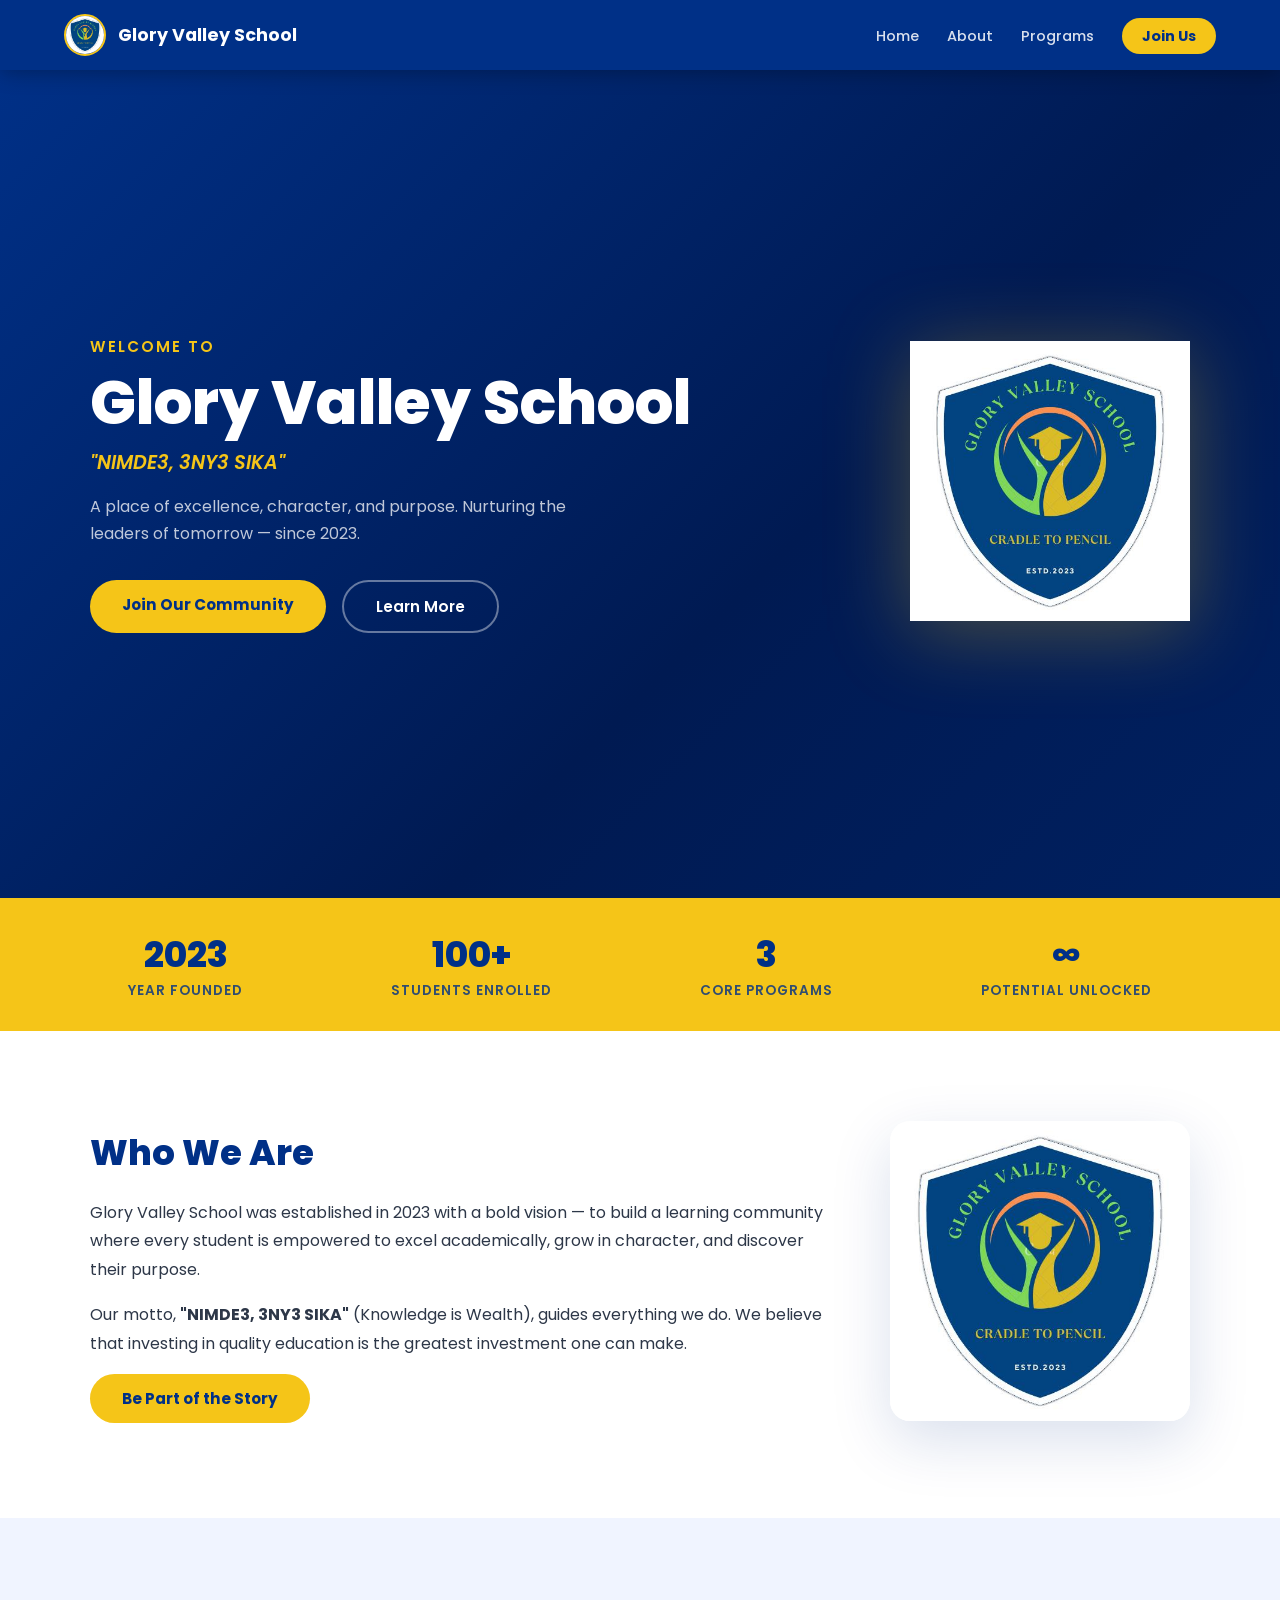
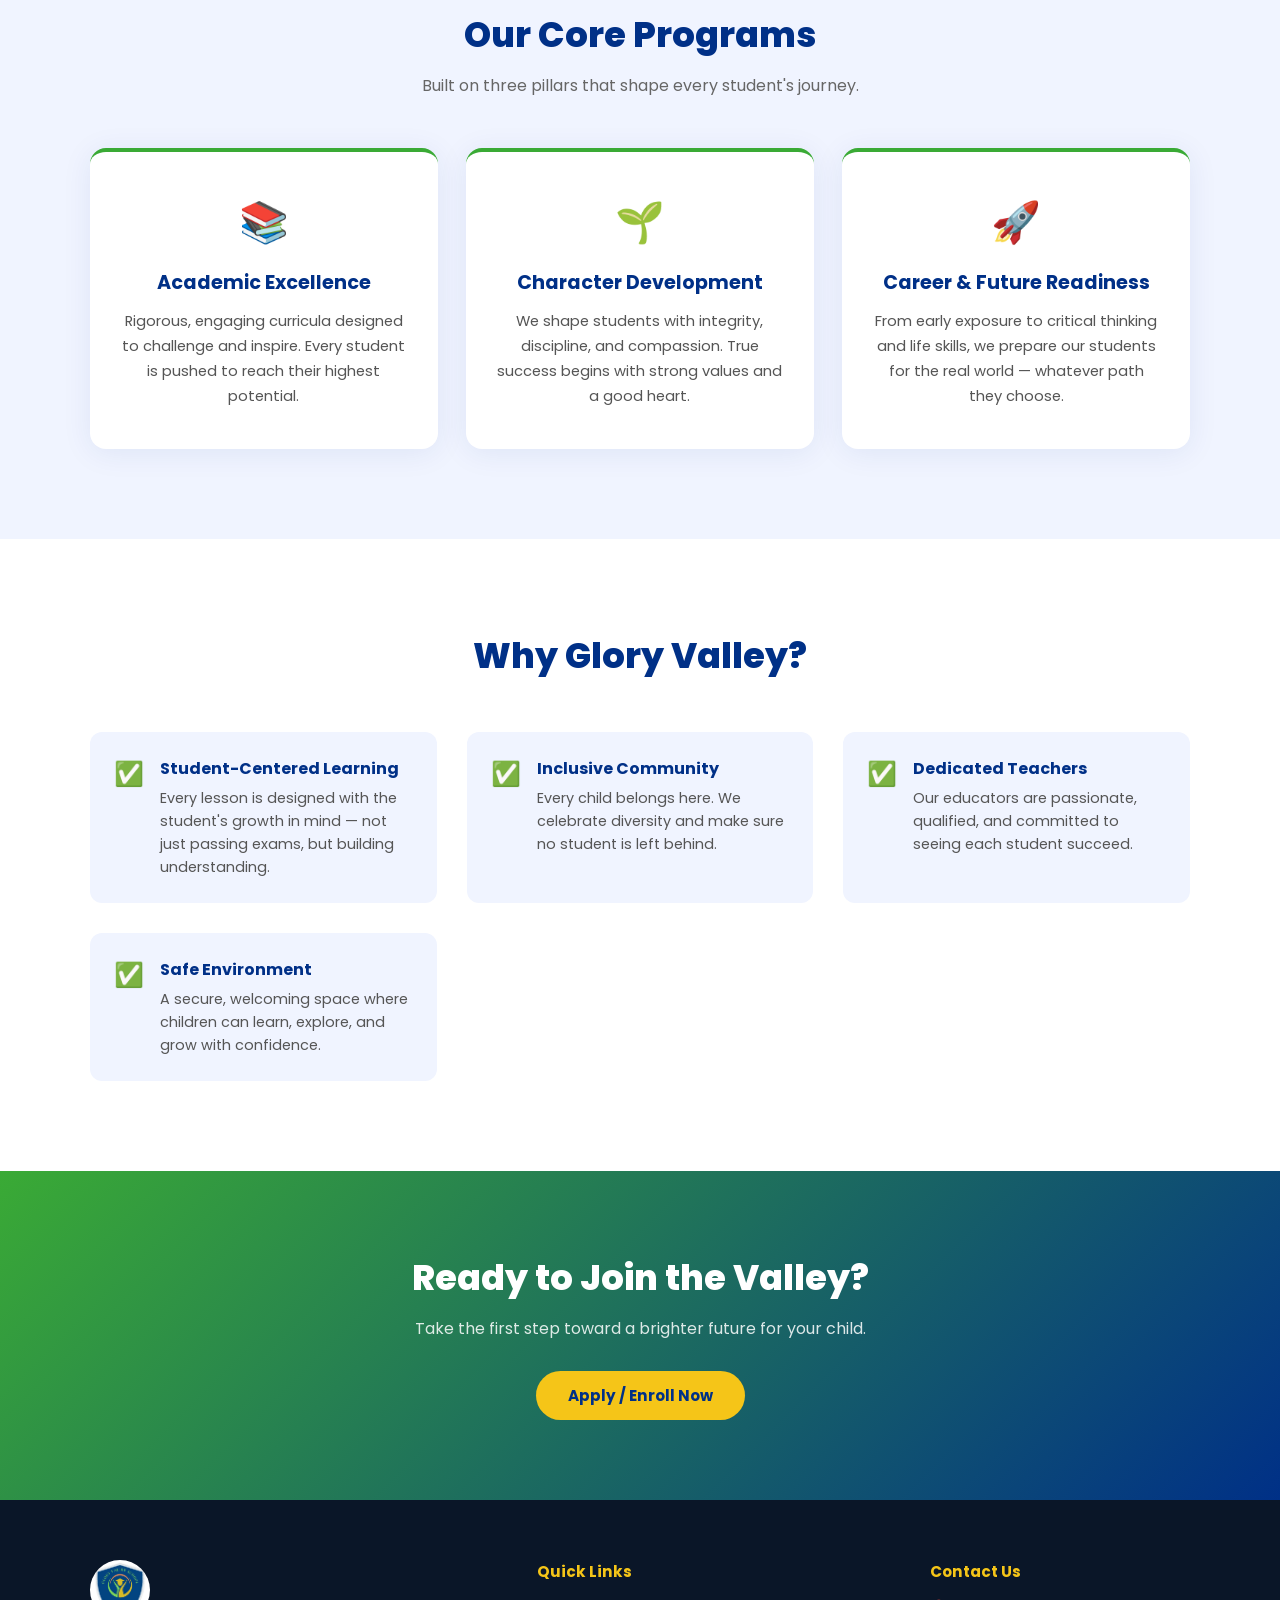
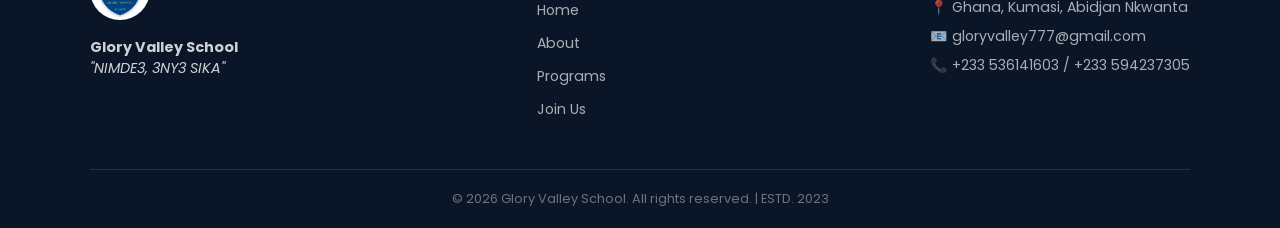
<file: index.html>
<!DOCTYPE html>
<html lang="en">
<head>
  <meta charset="UTF-8" />
  <meta name="viewport" content="width=device-width, initial-scale=1.0"/>
  <title>Glory Valley School</title>
  <link rel="stylesheet" href="style.css" />
  <link href="https://fonts.googleapis.com/css2?family=Poppins:wght@300;400;600;700;800&display=swap" rel="stylesheet"/>
</head>
<body>

  <!-- NAVBAR -->
  <nav class="navbar">
    <div class="nav-brand">
      <img src="logo.jpg" alt="Glory Valley School Logo" class="nav-logo"/>
      <span>Glory Valley School</span>
    </div>
    <ul class="nav-links">
      <li><a href="index.html">Home</a></li>
      <li><a href="#about">About</a></li>
      <li><a href="#pillars">Programs</a></li>
      <li><a href="join.html" class="btn-nav">Join Us</a></li>
    </ul>
    <div class="hamburger" onclick="toggleMenu()">&#9776;</div>
  </nav>

  <!-- HERO -->
  <section class="hero">
    <div class="hero-content">
      <p class="hero-tag">Welcome to</p>
      <h1>Glory Valley School</h1>
      <p class="hero-motto">"NIMDE3, 3NY3 SIKA"</p>
      <p class="hero-sub">A place of excellence, character, and purpose. Nurturing the leaders of tomorrow — since 2023.</p>
      <div class="hero-btns">
        <a href="join.html" class="btn-primary">Join Our Community</a>
        <a href="#about" class="btn-secondary">Learn More</a>
      </div>
    </div>
    <div class="hero-badge">
      <img src="logo.jpg" alt="Glory Valley School Badge"/>
    </div>
  </section>

  <!-- STATS BAR -->
  <section class="stats-bar">
    <div class="stat"><h3>2023</h3><p>Year Founded</p></div>
    <div class="stat"><h3>100+</h3><p>Students Enrolled</p></div>
    <div class="stat"><h3>3</h3><p>Core Programs</p></div>
    <div class="stat"><h3>∞</h3><p>Potential Unlocked</p></div>
  </section>

  <!-- ABOUT -->
  <section class="about" id="about">
    <div class="about-text">
      <h2>Who We Are</h2>
      <p>Glory Valley School was established in 2023 with a bold vision — to build a learning community where every student is empowered to excel academically, grow in character, and discover their purpose.</p>
      <p>Our motto, <strong>"NIMDE3, 3NY3 SIKA"</strong> (Knowledge is Wealth), guides everything we do. We believe that investing in quality education is the greatest investment one can make.</p>
      <a href="join.html" class="btn-primary">Be Part of the Story</a>
    </div>
    <div class="about-img">
      <img src="logo.jpg" alt="Glory Valley School" />
    </div>
  </section>

  <!-- PILLARS -->
  <section class="pillars" id="pillars">
    <h2 class="section-title">Our Core Programs</h2>
    <p class="section-sub">Built on three pillars that shape every student's journey.</p>
    <div class="cards">
      <div class="card">
        <div class="card-icon">📚</div>
        <h3>Academic Excellence</h3>
        <p>Rigorous, engaging curricula designed to challenge and inspire. Every student is pushed to reach their highest potential.</p>
      </div>
      <div class="card">
        <div class="card-icon">🌱</div>
        <h3>Character Development</h3>
        <p>We shape students with integrity, discipline, and compassion. True success begins with strong values and a good heart.</p>
      </div>
      <div class="card">
        <div class="card-icon">🚀</div>
        <h3>Career & Future Readiness</h3>
        <p>From early exposure to critical thinking and life skills, we prepare our students for the real world — whatever path they choose.</p>
      </div>
    </div>
  </section>

  <!-- WHY US -->
  <section class="why-us">
    <h2 class="section-title">Why Glory Valley?</h2>
    <div class="why-grid">
      <div class="why-item">
        <span>✅</span>
        <div>
          <h4>Student-Centered Learning</h4>
          <p>Every lesson is designed with the student's growth in mind — not just passing exams, but building understanding.</p>
        </div>
      </div>
      <div class="why-item">
        <span>✅</span>
        <div>
          <h4>Inclusive Community</h4>
          <p>Every child belongs here. We celebrate diversity and make sure no student is left behind.</p>
        </div>
      </div>
      <div class="why-item">
        <span>✅</span>
        <div>
          <h4>Dedicated Teachers</h4>
          <p>Our educators are passionate, qualified, and committed to seeing each student succeed.</p>
        </div>
      </div>
      <div class="why-item">
        <span>✅</span>
        <div>
          <h4>Safe Environment</h4>
          <p>A secure, welcoming space where children can learn, explore, and grow with confidence.</p>
        </div>
      </div>
    </div>
  </section>

  <!-- CTA BANNER -->
  <section class="cta-banner">
    <h2>Ready to Join the Valley?</h2>
    <p>Take the first step toward a brighter future for your child.</p>
    <a href="join.html" class="btn-primary">Apply / Enroll Now</a>
  </section>

  <!-- FOOTER -->
  <footer class="footer">
    <div class="footer-brand">
      <img src="logo.jpg" alt="Logo" />
      <p><strong>Glory Valley School</strong></p>
      <p class="motto-footer">"NIMDE3, 3NY3 SIKA"</p>
    </div>
    <div class="footer-links">
      <h4>Quick Links</h4>
      <ul>
        <li><a href="index.html">Home</a></li>
        <li><a href="#about">About</a></li>
        <li><a href="#pillars">Programs</a></li>
        <li><a href="join.html">Join Us</a></li>
      </ul>
    </div>
    <div class="footer-contact">
      <h4>Contact Us</h4>
      <p>📍 Ghana, Kumasi, Abidjan Nkwanta</p>
      <p>📧 gloryvalley777@gmail.com</p>
      <p>📞 +233 536141603 / +233 594237305</p>
    </div>
    <div class="footer-bottom">
      <p>&copy; 2026 Glory Valley School. All rights reserved. | ESTD. 2023</p>
    </div>
  </footer>

  <script>
    function toggleMenu() {
      document.querySelector('.nav-links').classList.toggle('open');
    }
    // Smooth scroll
    document.querySelectorAll('a[href^="#"]').forEach(anchor => {
      anchor.addEventListener('click', function(e) {
        e.preventDefault();
        document.querySelector(this.getAttribute('href')).scrollIntoView({ behavior: 'smooth' });
      });
    });
  </script>
</body>
</html>
</file>
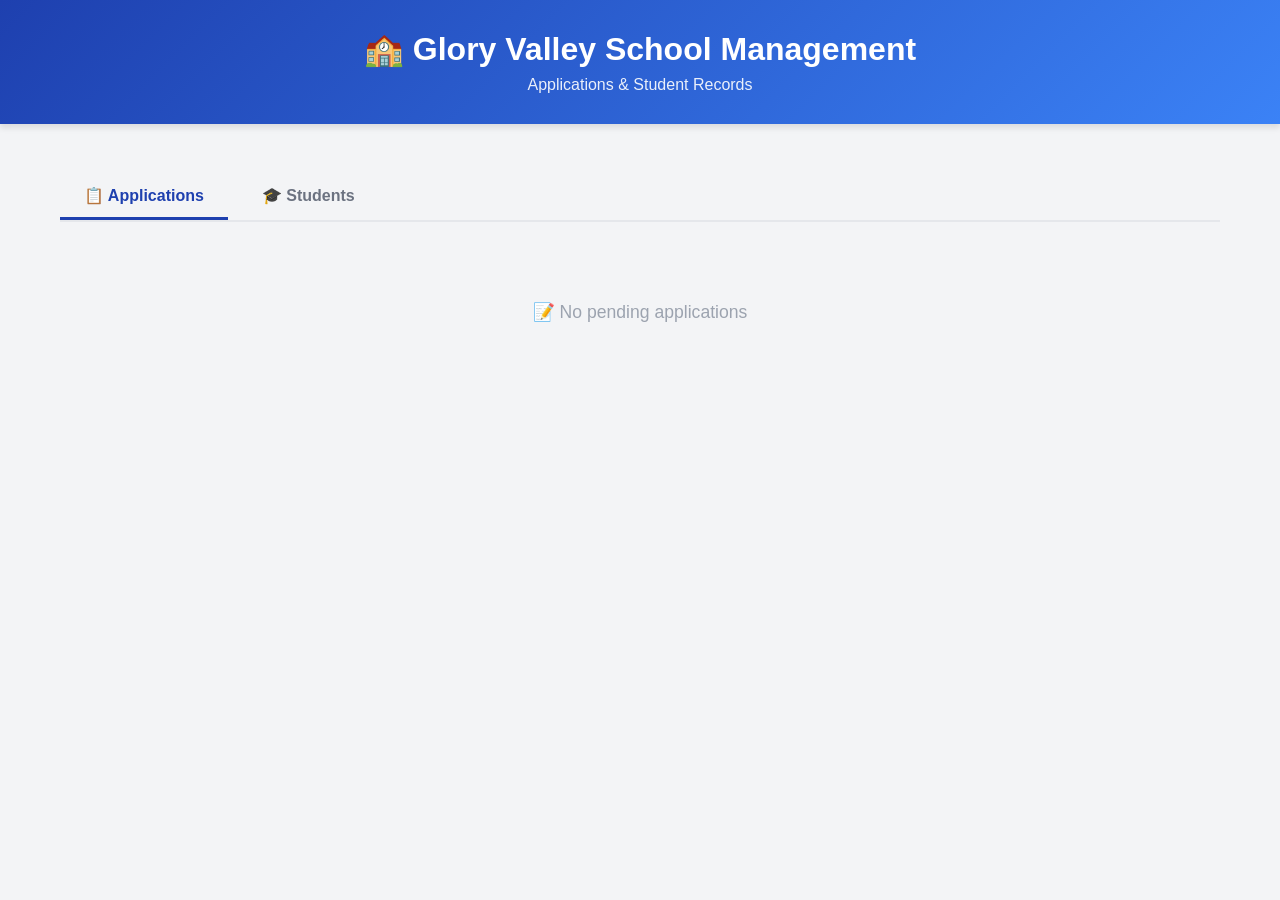
<file: admin.html>
<!DOCTYPE html>
<html lang="en">
<head>
  <meta charset="UTF-8"/>
  <meta name="viewport" content="width=device-width, initial-scale=1.0"/>
  <title>School Management - Glory Valley School</title>
  <style>
    * { margin: 0; padding: 0; box-sizing: border-box; }
    body {
      font-family: 'Arial', sans-serif;
      background: #f3f4f6;
      color: #1f2937;
    }
    .container {
      max-width: 1200px;
      margin: 0 auto;
      padding: 20px;
    }
    header {
      background: linear-gradient(135deg, #1e40af 0%, #3b82f6 100%);
      color: white;
      padding: 30px 20px;
      text-align: center;
      box-shadow: 0 4px 6px rgba(0,0,0,0.1);
    }
    header h1 {
      font-size: 2rem;
      margin-bottom: 8px;
    }
    header p {
      font-size: 1rem;
      opacity: 0.9;
    }
    .tabs {
      display: flex;
      gap: 10px;
      margin: 30px 0 20px 0;
      border-bottom: 2px solid #e5e7eb;
    }
    .tab-btn {
      padding: 12px 24px;
      background: transparent;
      border: none;
      cursor: pointer;
      font-size: 1rem;
      font-weight: 600;
      color: #6b7280;
      border-bottom: 3px solid transparent;
      transition: all 0.3s;
    }
    .tab-btn.active {
      color: #1e40af;
      border-bottom-color: #1e40af;
    }
    .tab-content {
      display: none;
    }
    .tab-content.active {
      display: block;
    }
    .card {
      background: white;
      border-radius: 12px;
      padding: 20px;
      margin-bottom: 20px;
      box-shadow: 0 2px 8px rgba(0,0,0,0.08);
      border: 1px solid #e5e7eb;
    }
    .card h3 {
      font-size: 1.25rem;
      margin-bottom: 12px;
      color: #1f2937;
    }
    .field {
      margin-bottom: 8px;
      font-size: 0.95rem;
    }
    .field strong {
      color: #4b5563;
      display: inline-block;
      min-width: 140px;
    }
    .btn {
      padding: 10px 20px;
      border: none;
      border-radius: 6px;
      cursor: pointer;
      font-size: 0.95rem;
      font-weight: 600;
      transition: all 0.2s;
    }
    .btn-approve {
      background: #10b981;
      color: white;
      margin-right: 10px;
    }
    .btn-approve:hover {
      background: #059669;
    }
    .btn-reject {
      background: #ef4444;
      color: white;
    }
    .btn-reject:hover {
      background: #dc2626;
    }
    .empty-state {
      text-align: center;
      padding: 60px 20px;
      color: #9ca3af;
      font-size: 1.1rem;
    }
    .badge {
      display: inline-block;
      padding: 4px 12px;
      border-radius: 12px;
      font-size: 0.85rem;
      font-weight: 600;
      margin-left: 10px;
    }
    .badge-pending {
      background: #fef3c7;
      color: #92400e;
    }
    .badge-approved {
      background: #d1fae5;
      color: #065f46;
    }
    .student-grid {
      display: grid;
      grid-template-columns: repeat(auto-fill, minmax(300px, 1fr));
      gap: 20px;
    }
    .student-card {
      background: white;
      border-radius: 12px;
      padding: 20px;
      box-shadow: 0 2px 8px rgba(0,0,0,0.08);
      border: 1px solid #e5e7eb;
    }
    .student-card h4 {
      font-size: 1.2rem;
      margin-bottom: 10px;
      color: #1e40af;
    }
  </style>
</head>
<body>

  <header>
    <h1>&#127979; Glory Valley School Management</h1>
    <p>Applications & Student Records</p>
  </header>

  <div class="container">
    <div class="tabs">
      <button class="tab-btn active" onclick="switchTab('applications')">&#128203; Applications</button>
      <button class="tab-btn" onclick="switchTab('students')">&#127891; Students</button>
    </div>

    <!-- APPLICATIONS TAB -->
    <div id="applications" class="tab-content active">
      <div id="applicationsContent"></div>
    </div>

    <!-- STUDENTS TAB -->
    <div id="students" class="tab-content">
      <div id="studentsContent"></div>
    </div>
  </div>

  <script>
    function switchTab(tab) {
      document.querySelectorAll('.tab-btn').forEach(btn => btn.classList.remove('active'));
      document.querySelectorAll('.tab-content').forEach(content => content.classList.remove('active'));
      
      event.target.classList.add('active');
      document.getElementById(tab).classList.add('active');
    }

    function loadApplications() {
      const apps = JSON.parse(localStorage.getItem('gvs_applications') || '[]');
      const pending = apps.filter(a => a.status === 'pending');
      const container = document.getElementById('applicationsContent');

      if (pending.length === 0) {
        container.innerHTML = '<div class="empty-state">&#128221; No pending applications</div>';
        return;
      }

      container.innerHTML = pending.map(app => `
        <div class="card">
          <h3>${app.student_name} <span class="badge badge-pending">Pending</span></h3>
          <div class="field"><strong>Class Level:</strong> ${app.class_level}</div>
          <div class="field"><strong>Date of Birth:</strong> ${app.dob}</div>
          <div class="field"><strong>Email:</strong> ${app.email}</div>
          <div class="field"><strong>Father's Name:</strong> ${app.father_name || 'N/A'}</div>
          <div class="field"><strong>Father's Phone:</strong> ${app.father_phone || 'N/A'}</div>
          <div class="field"><strong>Mother's Name:</strong> ${app.mother_name || 'N/A'}</div>
          <div class="field"><strong>Mother's Phone:</strong> ${app.mother_phone || 'N/A'}</div>
          <div class="field"><strong>Guardian:</strong> ${app.guardian_name || 'N/A'}</div>
          <div class="field"><strong>Guardian Phone:</strong> ${app.guardian_phone || 'N/A'}</div>
          <div class="field"><strong>Referral:</strong> ${app.referral || 'N/A'}</div>
          <div class="field"><strong>Message:</strong> ${app.message || 'N/A'}</div>
          <div class="field"><strong>Submitted:</strong> ${new Date(app.submitted_at).toLocaleString()}</div>
          <div style="margin-top:16px;">
            <button class="btn btn-approve" onclick="approveApplication('${app.id}')">\u2705 Approve & Add to Students</button>
            <button class="btn btn-reject" onclick="rejectApplication('${app.id}')">\u274C Reject</button>
          </div>
        </div>
      `).join('');
    }

    function loadStudents() {
      const students = JSON.parse(localStorage.getItem('gvs_students') || '[]');
      const container = document.getElementById('studentsContent');

      if (students.length === 0) {
        container.innerHTML = '<div class="empty-state">&#128100; No students yet</div>';
        return;
      }

      container.innerHTML = '<div class="student-grid">' + students.map(student => `
        <div class="student-card">
          <h4>${student.student_name}</h4>
          <div class="field"><strong>Class:</strong> ${student.class_level}</div>
          <div class="field"><strong>DOB:</strong> ${student.dob}</div>
          <div class="field"><strong>Email:</strong> ${student.email}</div>
          <div class="field"><strong>Father:</strong> ${student.father_name || 'N/A'}</div>
          <div class="field"><strong>Mother:</strong> ${student.mother_name || 'N/A'}</div>
          <div class="field"><strong>Added:</strong> ${new Date(student.approved_at).toLocaleDateString()}</div>
        </div>
      `).join('') + '</div>';
    }

    function approveApplication(id) {
      let apps = JSON.parse(localStorage.getItem('gvs_applications') || '[]');
      const appIndex = apps.findIndex(a => a.id === id);
      
      if (appIndex === -1) return;
      
      const app = apps[appIndex];
      app.status = 'approved';
      app.approved_at = new Date().toISOString();
      
      // Add to students
      const students = JSON.parse(localStorage.getItem('gvs_students') || '[]');
      students.push(app);
      localStorage.setItem('gvs_students', JSON.stringify(students));
      
      // Update application status
      apps[appIndex] = app;
      localStorage.setItem('gvs_applications', JSON.stringify(apps));
      
      alert('\u2705 Student approved and added to Students list!');
      loadApplications();
      loadStudents();
    }

    function rejectApplication(id) {
      if (!confirm('Are you sure you want to reject this application?')) return;
      
      let apps = JSON.parse(localStorage.getItem('gvs_applications') || '[]');
      const appIndex = apps.findIndex(a => a.id === id);
      
      if (appIndex === -1) return;
      
      apps[appIndex].status = 'rejected';
      localStorage.setItem('gvs_applications', JSON.stringify(apps));
      
      alert('\u274C Application rejected.');
      loadApplications();
    }

    // Initial load
    loadApplications();
    loadStudents();
  </script>

</body>
</html>
</file>
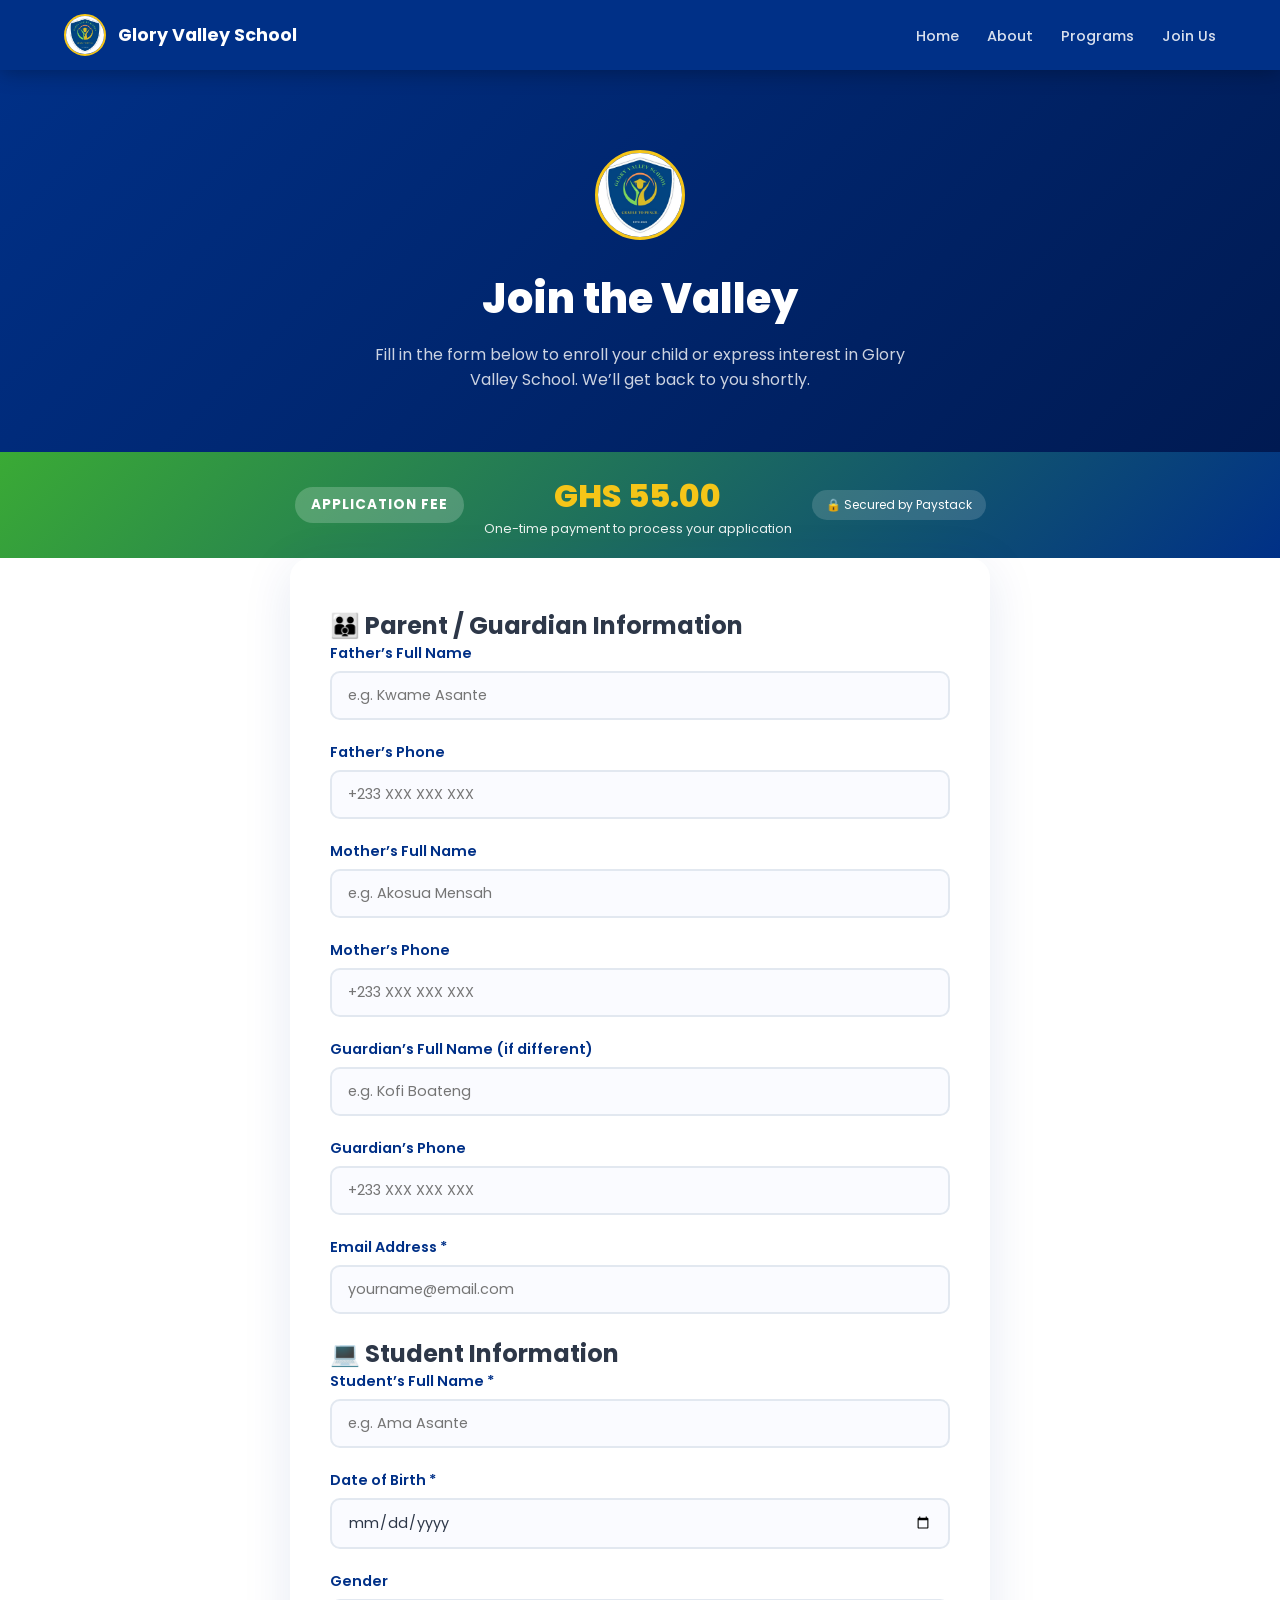
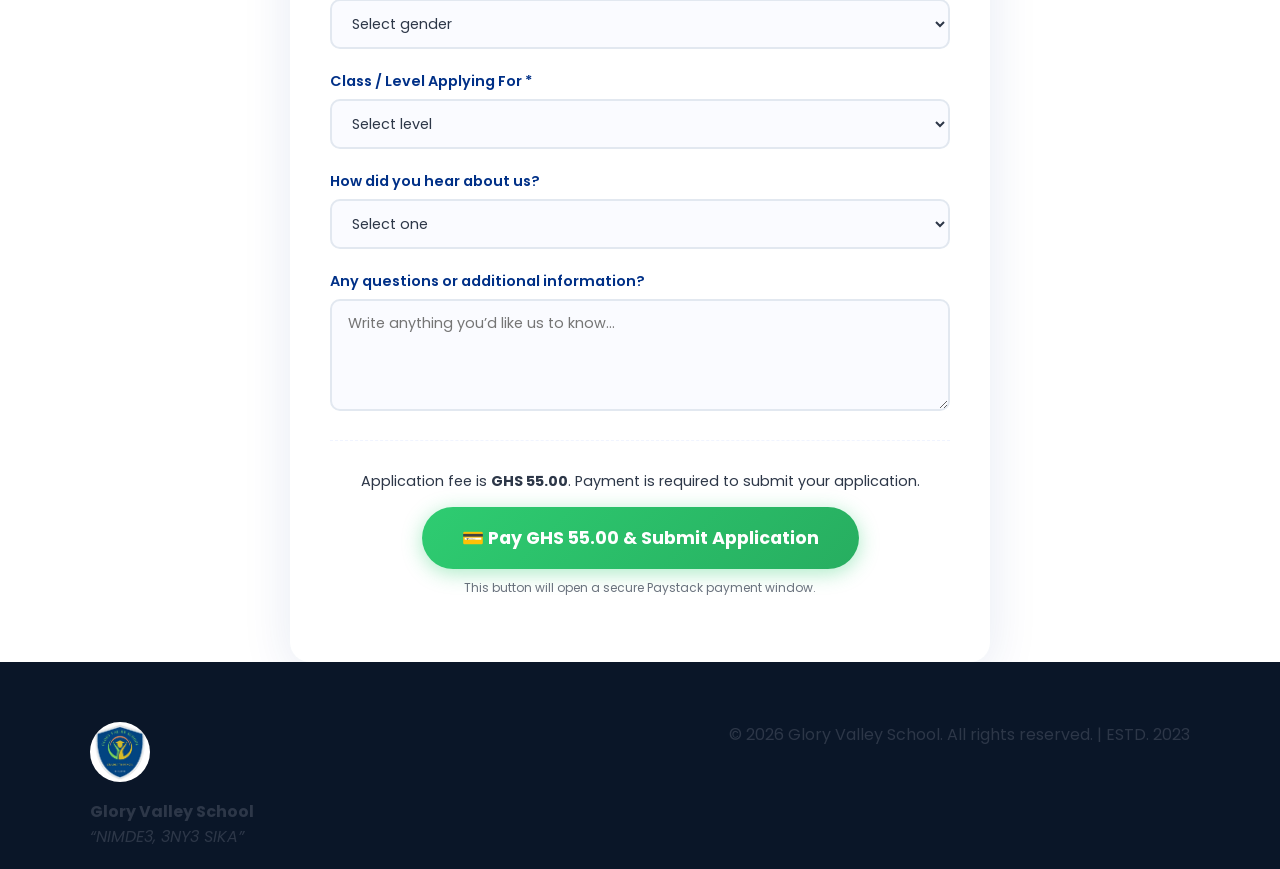
<file: join.html>
<!DOCTYPE html>
<html lang="en">
<head>
  <meta charset="UTF-8"/>
  <meta name="viewport" content="width=device-width, initial-scale=1.0"/>
  <title>Join Us - Glory Valley School</title>
  <link rel="stylesheet" href="style.css"/>
  <link href="https://fonts.googleapis.com/css2?family=Poppins:wght@300;400;600;700;800&display=swap" rel="stylesheet"/>
  <script>
    if (!window.location.hostname.includes("netlify.app") && !window.location.hostname.includes("localhost")) {
      window.location.replace("https://gloryvalleyschool.netlify.app/join");
    }
  </script>
  <script src="https://js.paystack.co/v1/inline.js"></script>
</head>
<body>
<nav class="navbar">
  <div class="nav-brand">
    <img src="logo.jpg" alt="Glory Valley School Logo" class="nav-logo"/>
    <span>Glory Valley School</span>
  </div>
  <ul class="nav-links">
    <li><a href="/">Home</a></li>
    <li><a href="/#about">About</a></li>
    <li><a href="/#pillars">Programs</a></li>
    <li><a href="/join" class="nav-cta">Join Us</a></li>
  </ul>
  <button class="hamburger" onclick="toggleMenu()">&#9776;</button>
</nav>
<section class="join-hero">
  <img src="logo.jpg" alt="Glory Valley School" class="join-logo"/>
  <h1>Join the Valley</h1>
  <p>Fill in the form below to enroll your child or express interest in Glory Valley School. We&#8217;ll get back to you shortly.</p>
</section>
<section class="payment-info-banner">
  <div class="payment-info">
    <span class="fee-badge">Application Fee</span>
    <div class="fee-details">
      <span class="fee-amount">GHS 55.00</span>
      <span class="fee-desc">One-time payment to process your application</span>
    </div>
    <span class="secure-badge">&#128274; Secured by Paystack</span>
  </div>
</section>
<section class="join-form-section">
  <form name="enrollment" method="POST" data-netlify="true" class="join-form" id="enrollmentForm">
    <input type="hidden" name="form-name" value="enrollment" />
    <input type="hidden" name="payment_status" id="paymentStatus" value="pending" />
    <input type="hidden" name="payment_reference" id="paymentReference" value="" />
    <input type="hidden" name="payment_amount" id="paymentAmount" value="55" />
    <h2 class="form-section-title">&#128106; Parent / Guardian Information</h2>
    <div class="form-grid">
      <div class="form-group">
        <label>Father&#8217;s Full Name</label>
        <input type="text" name="father_name" placeholder="e.g. Kwame Asante"/>
      </div>
      <div class="form-group">
        <label>Father&#8217;s Phone</label>
        <input type="tel" name="father_phone" placeholder="+233 XXX XXX XXX"/>
      </div>
      <div class="form-group">
        <label>Mother&#8217;s Full Name</label>
        <input type="text" name="mother_name" placeholder="e.g. Akosua Mensah"/>
      </div>
      <div class="form-group">
        <label>Mother&#8217;s Phone</label>
        <input type="tel" name="mother_phone" placeholder="+233 XXX XXX XXX"/>
      </div>
      <div class="form-group">
        <label>Guardian&#8217;s Full Name (if different)</label>
        <input type="text" name="guardian_name" placeholder="e.g. Kofi Boateng"/>
      </div>
      <div class="form-group">
        <label>Guardian&#8217;s Phone</label>
        <input type="tel" name="guardian_phone" placeholder="+233 XXX XXX XXX"/>
      </div>
      <div class="form-group form-group-full">
        <label>Email Address *</label>
        <input type="email" name="email" placeholder="yourname@email.com" required/>
      </div>
    </div>
    <h2 class="form-section-title">&#128187; Student Information</h2>
    <div class="form-grid">
      <div class="form-group form-group-full">
        <label>Student&#8217;s Full Name *</label>
        <input type="text" name="student_name" placeholder="e.g. Ama Asante" required/>
      </div>
      <div class="form-group">
        <label>Date of Birth *</label>
        <input type="date" name="dob" required/>
      </div>
      <div class="form-group">
        <label>Gender</label>
        <select name="gender">
          <option value="" disabled selected>Select gender</option>
          <option value="male">Male</option>
          <option value="female">Female</option>
        </select>
      </div>
      <div class="form-group form-group-full">
        <label>Class / Level Applying For *</label>
        <select name="class_level" required>
          <option value="" disabled selected>Select level</option>
          <option value="Nursery / KG">Nursery / KG</option>
          <option value="Primary 1">Primary 1</option>
          <option value="Primary 2">Primary 2</option>
          <option value="Primary 3">Primary 3</option>
          <option value="Primary 4">Primary 4</option>
          <option value="Primary 5">Primary 5</option>
          <option value="Primary 6">Primary 6</option>
          <option value="JHS 1">JHS 1</option>
          <option value="JHS 2">JHS 2</option>
          <option value="JHS 3">JHS 3</option>
        </select>
      </div>
      <div class="form-group">
        <label>How did you hear about us?</label>
        <select name="referral">
          <option value="" disabled selected>Select one</option>
          <option value="Social Media">Social Media</option>
          <option value="Friend / Family">Friend / Family</option>
          <option value="Flyer / Poster">Flyer / Poster</option>
          <option value="School Visit">School Visit</option>
          <option value="Other">Other</option>
        </select>
      </div>
      <div class="form-group form-group-full">
        <label>Any questions or additional information?</label>
        <textarea name="message" rows="4" placeholder="Write anything you&#8217;d like us to know..."></textarea>
      </div>
    </div>
    <div class="form-submit-section">
      <p class="payment-notice">Application fee is <strong>GHS 55.00</strong>. Payment is required to submit your application.</p>
      <button type="button" class="paystack-btn" onclick="payWithPaystack()">
        <span>&#128179; Pay GHS 55.00 & Submit Application</span>
      </button>
      <p class="payment-note">This button will open a secure Paystack payment window.</p>
    </div>
  </form>
</section>
<div class="receipt-modal" id="receiptModal">
  <div class="receipt-modal-content">
    <div class="receipt-header">
      <span class="receipt-logo">Glory Valley School</span>
      <span class="receipt-close" onclick="closeReceipt()">&times;</span>
    </div>
    <div class="receipt-success-icon">&#10004;</div>
    <h3>Payment Successful!</h3>
    <p class="receipt-subtitle">Your application has been received.</p>
    <div class="receipt-details">
      <div class="receipt-row"><span>Student Name:</span><span id="r_student"></span></div>
      <div class="receipt-row"><span>Class Applying:</span><span id="r_class"></span></div>
      <div class="receipt-row"><span>Parent Email:</span><span id="r_email"></span></div>
      <div class="receipt-row"><span>Amount Paid:</span><span id="r_amount"></span></div>
      <div class="receipt-row"><span>Transaction Ref:</span><span id="r_reference"></span></div>
      <div class="receipt-row"><span>Date:</span><span id="r_date"></span></div>
    </div>
    <button class="receipt-print-btn" onclick="printReceipt()">Print Receipt</button>
    <p class="receipt-footer-note">A confirmation email has been sent to your registered email address.</p>
  </div>
</div>
<footer class="footer">
  <div class="footer-brand">
    <img src="logo.jpg" alt="Logo" class="footer-logo"/>
    <div>
      <strong>Glory Valley School</strong><br/>
      <em>&ldquo;NIMDE3, 3NY3 SIKA&rdquo;</em>
    </div>
  </div>
  <p>&copy; 2026 Glory Valley School. All rights reserved. | ESTD. 2023</p>
</footer>
<script>
  function toggleMenu() {
    document.querySelector(".nav-links").classList.toggle("open");
  }
  const PAYSTACK_PUBLIC_KEY = "pk_live_add3f2541b5fcd6a1246e0ca5d246ae1b6f0da8c";
  const APPLICATION_FEE = 5500;
  const CURRENCY = "GHS";
  function payWithPaystack() {
    const studentName = document.querySelector("input[name=\"student_name\"]").value.trim();
    const email = document.querySelector("input[name=\"email\"]").value.trim();
    const classLevel = document.querySelector("select[name=\"class_level\"]").value;
    const fatherName = document.querySelector("input[name=\"father_name\"]").value.trim();
    const motherName = document.querySelector("input[name=\"mother_name\"]").value.trim();
    if (!studentName) { alert("Please enter the student\'s full name."); return; }
    if (!email) { alert("Please enter a valid email address."); return; }
    if (!classLevel) { alert("Please select a class level."); return; }
    if (!fatherName && !motherName) { alert("Please enter at least one parent/guardian name."); return; }
    const reference = "GVS_" + Math.floor(1000000 + Math.random() * 9000000);
    const handler = PaystackPop.setup({
      key: PAYSTACK_PUBLIC_KEY,
      email: email,
      amount: APPLICATION_FEE,
      currency: CURRENCY,
      reference: reference,
      metadata: {
        custom_fields: [
          { display_name: "Student Name", variable_name: "student_name", value: studentName },
          { display_name: "Class Level", variable_name: "class_level", value: classLevel },
          { display_name: "Father Name", variable_name: "father_name", value: fatherName },
          { display_name: "Mother Name", variable_name: "mother_name", value: motherName },
          { display_name: "Payment Type", variable_name: "payment_type", value: "Application Fee" }
        ]
      },
      callback: function(response) { verifyPayment(response.reference); },
      onClose: function() { alert("Payment window closed. Please try again to complete your application."); }
    });
    handler.openIframe();
  }  async function verifyPayment(reference) {
    try {
      const verifyResponse = await fetch("/.netlify/functions/verify-payment", {
        method: "POST",
        headers: { "Content-Type": "application/json" },
        body: JSON.stringify({ reference: reference })
      });
      const result = await verifyResponse.json();
      if (result.verified && result.status === "success") {
        document.getElementById("paymentStatus").value = "paid";
        document.getElementById("paymentReference").value = reference;
        submitForm(result.data, reference);
      } else {
        alert("Payment verification failed. Please contact the school admin. Ref: " + reference);
      }
    } catch (error) {
      console.error("Verification error:", error);
      document.getElementById("paymentStatus").value = "paid";
      document.getElementById("paymentReference").value = reference;
      fetchPaymentDetails(reference);
    }
  }
  async function fetchPaymentDetails(reference) {
    try {
      const response = await fetch("/.netlify/functions/get-transaction", {
        method: "POST",
        headers: { "Content-Type": "application/json" },
        body: JSON.stringify({ reference: reference })
      });
      const data = await response.json();
      if (data.status === "success") { submitForm(data.data, reference); }
    } catch (err) { console.error("Could not fetch transaction details:", err); }
  }  function submitForm(paymentData, reference) {
    const formData = new FormData(document.getElementById("enrollmentForm"));
    formData.set("payment_status", "paid");
    formData.set("payment_reference", reference);
    formData.set("payment_amount", "55");
    if (paymentData && paymentData.metadata && paymentData.metadata.custom_fields) {
      const metadata = {};
      paymentData.metadata.custom_fields.forEach(field => { metadata[field.variable_name] = field.value; });
      formData.set("payment_metadata", JSON.stringify(metadata));
    }
    fetch("/", {
      method: "POST",
      headers: { "Content-Type": "application/x-www-form-urlencoded" },
      body: new URLSearchParams(formData).toString()
    })
    .then(() => { showReceipt(reference); })
    .catch(() => { alert("Payment successful! Your reference is " + reference + ". Please contact the school to confirm your application."); });
  }
  function showReceipt(reference) {
    const studentName = document.querySelector("input[name=\"student_name\"]").value;
    const classLevel = document.querySelector("select[name=\"class_level\"]").value;
    const email = document.querySelector("input[name=\"email\"]").value;
    const now = new Date().toLocaleString("en-GH", { dateStyle: "long", timeStyle: "short" });
    document.getElementById("r_student").textContent = studentName || "N/A";
    document.getElementById("r_class").textContent = classLevel || "N/A";
    document.getElementById("r_email").textContent = email || "N/A";
    document.getElementById("r_amount").textContent = "GHS 55.00";
    document.getElementById("r_reference").textContent = reference;
    document.getElementById("r_date").textContent = now;
    document.getElementById("receiptModal").classList.add("show");
  }
  function closeReceipt() { document.getElementById("receiptModal").classList.remove("show"); }
  function printReceipt() { window.print(); }
  window.onclick = function(event) {
    const modal = document.getElementById("receiptModal");
    if (event.target === modal) { modal.classList.remove("show"); }
  };
</script>
</body>
</html>
</file>
<file: style.css>
/* ===== GLOBAL ===== */
* { margin: 0; padding: 0; box-sizing: border-box; }
:root {
  --blue: #003087;
  --green: #3aaa35;
  --gold: #f5c518;
  --orange: #e87722;
  --white: #ffffff;
  --light: #f0f4ff;
  --dark: #0a1628;
  --text: #2d3748;
}
body { font-family: 'Poppins', sans-serif; color: var(--text); background: #fff; }
html { scroll-behavior: smooth; }

/* ===== NAVBAR ===== */
.navbar {
  position: sticky; top: 0; z-index: 1000;
  display: flex; align-items: center; justify-content: space-between;
  padding: 14px 5%; background: var(--blue);
  box-shadow: 0 2px 20px rgba(0,0,0,0.3);
}
.nav-brand { display: flex; align-items: center; gap: 12px; text-decoration: none; }
.nav-brand span { color: var(--white); font-size: 1.1rem; font-weight: 700; }
.nav-logo { width: 42px; height: 42px; border-radius: 50%; object-fit: cover; border: 2px solid var(--gold); }
.nav-links { list-style: none; display: flex; gap: 28px; align-items: center; }
.nav-links a { color: rgba(255,255,255,0.85); text-decoration: none; font-size: 0.9rem; font-weight: 500; transition: color 0.2s; }
.nav-links a:hover { color: var(--gold); }
.btn-nav {
  background: var(--gold); color: var(--blue) !important; padding: 8px 20px;
  border-radius: 25px; font-weight: 700 !important; transition: transform 0.2s, background 0.2s !important;
}
.btn-nav:hover { background: var(--orange) !important; transform: scale(1.05); }
.btn-nav.active { background: var(--orange) !important; }
.hamburger { display: none; color: white; font-size: 1.6rem; cursor: pointer; }

/* ===== HERO ===== */
.hero {
  min-height: 92vh; background: linear-gradient(135deg, var(--blue) 0%, #001a52 60%, #002060 100%);
  display: flex; align-items: center; justify-content: space-between;
  padding: 80px 7%; gap: 40px; flex-wrap: wrap;
}
.hero-content { flex: 1; min-width: 280px; }
.hero-tag { color: var(--gold); font-size: 0.95rem; font-weight: 600; letter-spacing: 2px; text-transform: uppercase; margin-bottom: 10px; }
.hero h1 { font-size: clamp(2.2rem, 5vw, 3.8rem); color: var(--white); font-weight: 800; line-height: 1.15; margin-bottom: 10px; }
.hero-motto { font-size: 1.2rem; color: var(--gold); font-style: italic; font-weight: 600; margin-bottom: 16px; }
.hero-sub { color: rgba(255,255,255,0.75); font-size: 1rem; line-height: 1.7; max-width: 500px; margin-bottom: 32px; }
.hero-btns { display: flex; gap: 16px; flex-wrap: wrap; }
.hero-badge { flex-shrink: 0; }
.hero-badge img { width: clamp(180px, 25vw, 280px); filter: drop-shadow(0 10px 40px rgba(245,197,24,0.3)); animation: float 4s ease-in-out infinite; }
@keyframes float { 0%,100%{transform:translateY(0)} 50%{transform:translateY(-15px)} }

/* ===== BUTTONS ===== */
.btn-primary {
  display: inline-block; background: var(--gold); color: var(--blue);
  padding: 13px 32px; border-radius: 30px; font-weight: 700; font-size: 0.95rem;
  text-decoration: none; transition: all 0.25s; border: none; cursor: pointer;
}
.btn-primary:hover { background: var(--orange); transform: translateY(-2px); box-shadow: 0 8px 20px rgba(232,119,34,0.4); }
.btn-secondary {
  display: inline-block; background: transparent; color: var(--white);
  padding: 13px 32px; border-radius: 30px; font-weight: 600; font-size: 0.95rem;
  text-decoration: none; border: 2px solid rgba(255,255,255,0.4); transition: all 0.25s;
}
.btn-secondary:hover { border-color: var(--gold); color: var(--gold); }

/* ===== STATS BAR ===== */
.stats-bar {
  background: var(--gold); display: flex; justify-content: space-around;
  flex-wrap: wrap; padding: 30px 5%; gap: 20px;
}
.stat { text-align: center; }
.stat h3 { font-size: 2.2rem; font-weight: 800; color: var(--blue); }
.stat p { font-size: 0.85rem; font-weight: 600; color: var(--blue); opacity: 0.8; text-transform: uppercase; letter-spacing: 1px; }

/* ===== ABOUT ===== */
.about {
  display: flex; align-items: center; gap: 60px; flex-wrap: wrap;
  padding: 90px 7%; background: var(--white);
}
.about-text { flex: 1; min-width: 280px; }
.about-text h2 { font-size: 2.2rem; font-weight: 800; color: var(--blue); margin-bottom: 20px; }
.about-text p { color: var(--text); line-height: 1.8; margin-bottom: 16px; }
.about-img { flex-shrink: 0; }
.about-img img { width: clamp(200px, 25vw, 300px); border-radius: 20px; box-shadow: 0 20px 60px rgba(0,48,135,0.15); }

/* ===== PILLARS ===== */
.pillars { padding: 90px 7%; background: var(--light); text-align: center; }
.section-title { font-size: 2.2rem; font-weight: 800; color: var(--blue); margin-bottom: 12px; }
.section-sub { color: #666; font-size: 1rem; margin-bottom: 50px; }
.cards { display: grid; grid-template-columns: repeat(auto-fit, minmax(250px, 1fr)); gap: 28px; }
.card {
  background: var(--white); padding: 40px 30px; border-radius: 16px;
  box-shadow: 0 4px 30px rgba(0,48,135,0.08); transition: transform 0.3s, box-shadow 0.3s;
  border-top: 4px solid var(--green);
}
.card:hover { transform: translateY(-8px); box-shadow: 0 16px 50px rgba(0,48,135,0.15); }
.card-icon { font-size: 2.5rem; margin-bottom: 16px; }
.card h3 { font-size: 1.2rem; font-weight: 700; color: var(--blue); margin-bottom: 12px; }
.card p { color: #555; line-height: 1.7; font-size: 0.92rem; }

/* ===== WHY US ===== */
.why-us { padding: 90px 7%; background: var(--white); }
.why-us .section-title { text-align: center; margin-bottom: 50px; }
.why-grid { display: grid; grid-template-columns: repeat(auto-fit, minmax(280px, 1fr)); gap: 30px; }
.why-item { display: flex; gap: 16px; align-items: flex-start; padding: 24px; background: var(--light); border-radius: 12px; }
.why-item span { font-size: 1.5rem; flex-shrink: 0; }
.why-item h4 { font-weight: 700; color: var(--blue); margin-bottom: 6px; }
.why-item p { color: #555; font-size: 0.9rem; line-height: 1.6; }

/* ===== CTA BANNER ===== */
.cta-banner {
  background: linear-gradient(135deg, var(--green), var(--blue));
  text-align: center; padding: 80px 7%;
}
.cta-banner h2 { font-size: 2.2rem; color: var(--white); font-weight: 800; margin-bottom: 12px; }
.cta-banner p { color: rgba(255,255,255,0.85); font-size: 1rem; margin-bottom: 30px; }

/* ===== JOIN PAGE ===== */
.join-hero {
  background: linear-gradient(135deg, var(--blue), #001a52);
  text-align: center; padding: 80px 5% 60px;
}
.join-logo { width: 90px; height: 90px; border-radius: 50%; border: 3px solid var(--gold); margin-bottom: 20px; }
.join-hero h1 { font-size: 2.6rem; color: var(--white); font-weight: 800; margin-bottom: 12px; }
.join-hero p { color: rgba(255,255,255,0.8); font-size: 1rem; max-width: 550px; margin: 0 auto; }
.form-section { padding: 70px 5%; background: var(--light); }
.join-form {
  max-width: 700px; margin: 0 auto; background: var(--white);
  padding: 50px 40px; border-radius: 20px; box-shadow: 0 10px 50px rgba(0,48,135,0.1);
}
.form-group { margin-bottom: 22px; }
.form-group label { display: block; font-weight: 600; color: var(--blue); margin-bottom: 7px; font-size: 0.9rem; }
.form-group input, .form-group select, .form-group textarea {
  width: 100%; padding: 12px 16px; border: 2px solid #e2e8f0; border-radius: 10px;
  font-family: 'Poppins', sans-serif; font-size: 0.9rem; color: var(--text);
  transition: border-color 0.2s; outline: none; background: #fafbff;
}
.form-group input:focus, .form-group select:focus, .form-group textarea:focus {
  border-color: var(--blue); background: white;
}
.form-row { display: grid; grid-template-columns: 1fr 1fr; gap: 20px; }
.submit-btn { width: 100%; font-size: 1rem; padding: 16px; margin-top: 10px; }

/* ===== FOOTER ===== */
.footer {
  background: var(--dark); padding: 60px 7% 20px;
  display: flex; flex-wrap: wrap; gap: 40px; justify-content: space-between;
}
.footer-brand img { width: 60px; border-radius: 50%; margin-bottom: 10px; }
.footer-brand p { color: rgba(255,255,255,0.8); font-size: 0.9rem; }
.motto-footer { color: var(--gold); font-style: italic; }
.footer-links h4, .footer-contact h4 { color: var(--gold); font-size: 0.95rem; margin-bottom: 14px; }
.footer-links ul { list-style: none; }
.footer-links ul li { margin-bottom: 8px; }
.footer-links a, .footer-contact p { color: rgba(255,255,255,0.65); font-size: 0.88rem; text-decoration: none; transition: color 0.2s; }
.footer-links a:hover { color: var(--gold); }
.footer-contact p { margin-bottom: 8px; }
.footer-bottom {
  width: 100%; border-top: 1px solid rgba(255,255,255,0.1);
  padding-top: 20px; text-align: center;
  color: rgba(255,255,255,0.4); font-size: 0.8rem;
}

/* ===== RESPONSIVE ===== */
@media(max-width: 768px) {
  .nav-links { display: none; flex-direction: column; position: absolute; top: 70px; left: 0; right: 0; background: var(--blue); padding: 20px; gap: 16px; }
  .nav-links.open { display: flex; }
  .hamburger { display: block; }
  .hero { flex-direction: column; text-align: center; padding-top: 50px; }
  .hero-btns { justify-content: center; }
  .hero-badge { display: none; }
  .about { flex-direction: column; text-align: center; }
  .about-img { display: none; }
  .form-row { grid-template-columns: 1fr; }
  .join-form { padding: 30px 20px; }
  .footer { flex-direction: column; text-align: center; }
}

/* ===== PAYMENT INFO BANNER ===== */
.payment-info-banner {
  background: linear-gradient(135deg, var(--green) 0%, var(--blue) 100%);
  padding: 20px 15px;
  text-align: center;
}
.payment-info {
  display: flex;
  align-items: center;
  justify-content: center;
  gap: 20px;
  flex-wrap: wrap;
  color: white;
}
.fee-badge {
  background: rgba(255,255,255,0.2);
  padding: 8px 16px;
  border-radius: 50px;
  font-weight: 700;
  font-size: 0.85rem;
  text-transform: uppercase;
  letter-spacing: 1px;
}
.fee-details {
  display: flex;
  flex-direction: column;
  align-items: center;
}
.fee-amount {
  font-size: 2rem;
  font-weight: 800;
  color: var(--gold);
}
.fee-desc {
  font-size: 0.8rem;
  opacity: 0.9;
}
.secure-badge {
  background: rgba(255,255,255,0.15);
  padding: 6px 14px;
  border-radius: 50px;
  font-size: 0.75rem;
}

/* ===== FORM SUBMIT SECTION ===== */
.form-submit-section {
  text-align: center;
  padding: 30px 0 15px;
  border-top: 1px dashed var(--light);
  margin-top: 20px;
}
.payment-notice {
  font-size: 0.9rem;
  color: var(--text);
  margin-bottom: 15px;
}
.paystack-btn {
  background: linear-gradient(135deg, #2ecc71 0%, #27ae60 100%);
  border: none;
  padding: 18px 40px;
  border-radius: 50px;
  font-size: 1.1rem;
  font-weight: 700;
  color: white;
  cursor: pointer;
  font-family: 'Poppins', sans-serif;
  box-shadow: 0 4px 20px rgba(46, 204, 113, 0.4);
  transition: all 0.3s ease;
}
.paystack-btn:hover {
  transform: translateY(-3px);
  box-shadow: 0 6px 30px rgba(46, 204, 113, 0.5);
}
.payment-note {
  font-size: 0.75rem;
  color: var(--text);
  opacity: 0.7;
  margin-top: 10px;
}

/* ===== RECEIPT MODAL ===== */
.receipt-modal {
  display: none;
  position: fixed;
  top: 0;
  left: 0;
  width: 100%;
  height: 100%;
  background: rgba(0,0,0,0.8);
  z-index: 9999;
  align-items: center;
  justify-content: center;
  overflow-y: auto;
  padding: 20px;
}
.receipt-modal.show {
  display: flex;
}
.receipt-modal-content {
  background: white;
  border-radius: 16px;
  max-width: 420px;
  width: 100%;
  padding: 0;
  position: relative;
  box-shadow: 0 20px 60px rgba(0,0,0,0.3);
  animation: receiptFadeIn 0.4s ease;
}
@keyframes receiptFadeIn {
  from { opacity: 0; transform: translateY(30px) scale(0.95); }
  to { opacity: 1; transform: translateY(0) scale(1); }
}
.receipt-header {
  background: linear-gradient(135deg, var(--green) 0%, var(--blue) 100%);
  color: white;
  padding: 16px 24px;
  display: flex;
  justify-content: space-between;
  align-items: center;
  border-radius: 16px 16px 0 0;
}
.receipt-logo {
  font-weight: 800;
  font-size: 1rem;
}
.receipt-close {
  font-size: 1.8rem;
  cursor: pointer;
  opacity: 0.8;
  line-height: 1;
}
.receipt-close:hover { opacity: 1; }
.receipt-success-icon {
  font-size: 4rem;
  text-align: center;
  margin: 20px 0;
}
.receipt-modal-content h3 {
  text-align: center;
  font-size: 1.4rem;
  color: var(--green);
  margin-bottom: 4px;
}
.receipt-subtitle {
  text-align: center;
  font-size: 0.85rem;
  color: var(--text);
  opacity: 0.7;
  margin-bottom: 20px;
}
.receipt-details {
  background: var(--light);
  margin: 0 16px;
  border-radius: 12px;
  padding: 16px;
}
.receipt-row {
  display: flex;
  justify-content: space-between;
  padding: 10px 0;
  border-bottom: 1px solid rgba(0,0,0,0.07);
  font-size: 0.85rem;
}
.receipt-row:last-child {
  border-bottom: none;
}
.receipt-row span:first-child {
  color: var(--text);
  opacity: 0.7;
}
.receipt-row span:last-child {
  font-weight: 600;
  color: var(--dark);
  text-align: right;
}
.receipt-print-btn {
  display: block;
  margin: 20px 16px 10px;
  background: var(--green);
  color: white;
  border: none;
  padding: 12px 24px;
  border-radius: 50px;
  font-size: 0.9rem;
  font-weight: 700;
  cursor: pointer;
  font-family: 'Poppins', sans-serif;
  width: auto;
  box-shadow: 0 4px 15px rgba(51,170,53,0.3);
  transition: all 0.3s ease;
}
.receipt-print-btn:hover {
  transform: translateY(-2px);
  box-shadow: 0 6px 20px rgba(51,170,53,0.4);
}
.receipt-footer-note {
  text-align: center;
  font-size: 0.7rem;
  color: var(--text);
  opacity: 0.6;
  padding: 0 24px 20px;
}

/* ===== PRINT STYLES FOR RECEIPT ===== */
@media print {
  body * { visibility: hidden; }
  .receipt-modal, .receipt-modal * { visibility: visible; }
  .receipt-modal {
    position: absolute;
    left: 0;
    top: 0;
    background: white;
  }
  .receipt-modal-content {
    box-shadow: none;
    max-width: 100%;
  }
  .receipt-print-btn, .receipt-close { display: none; }
}
</file>
